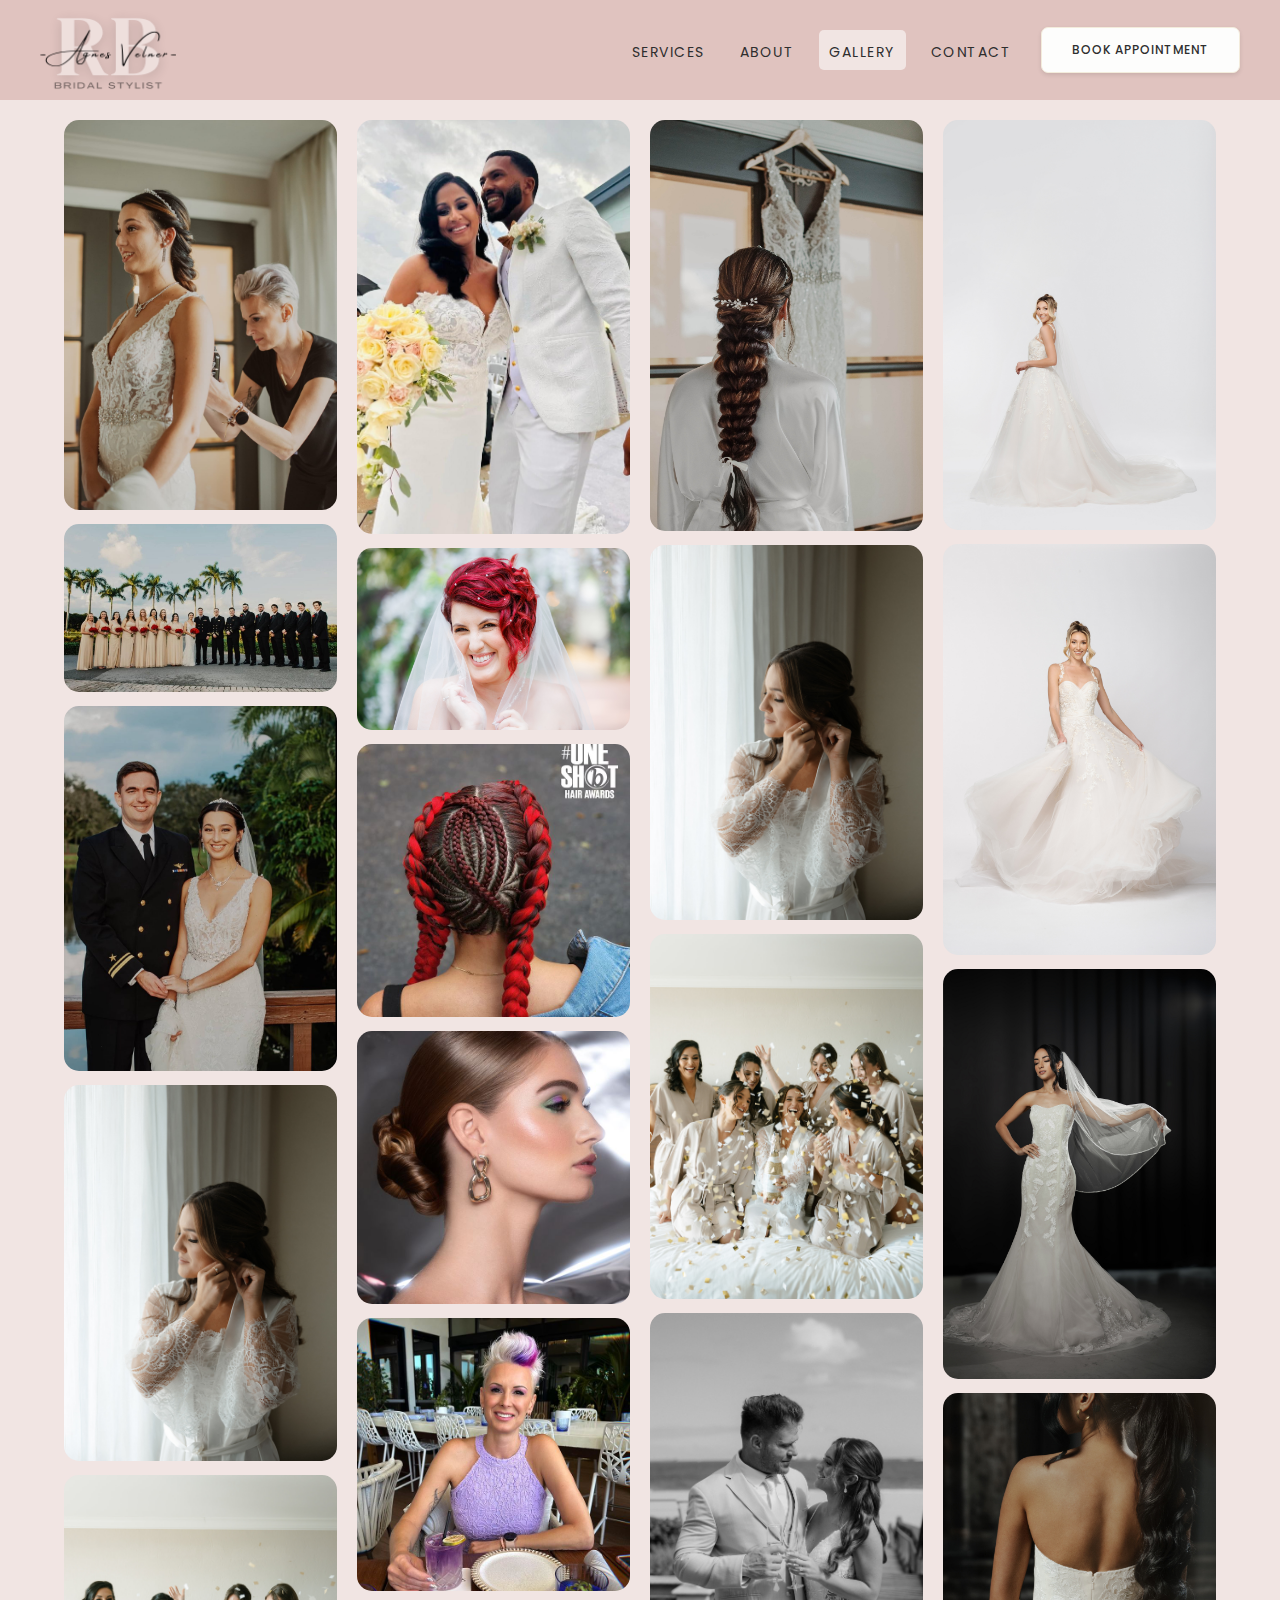
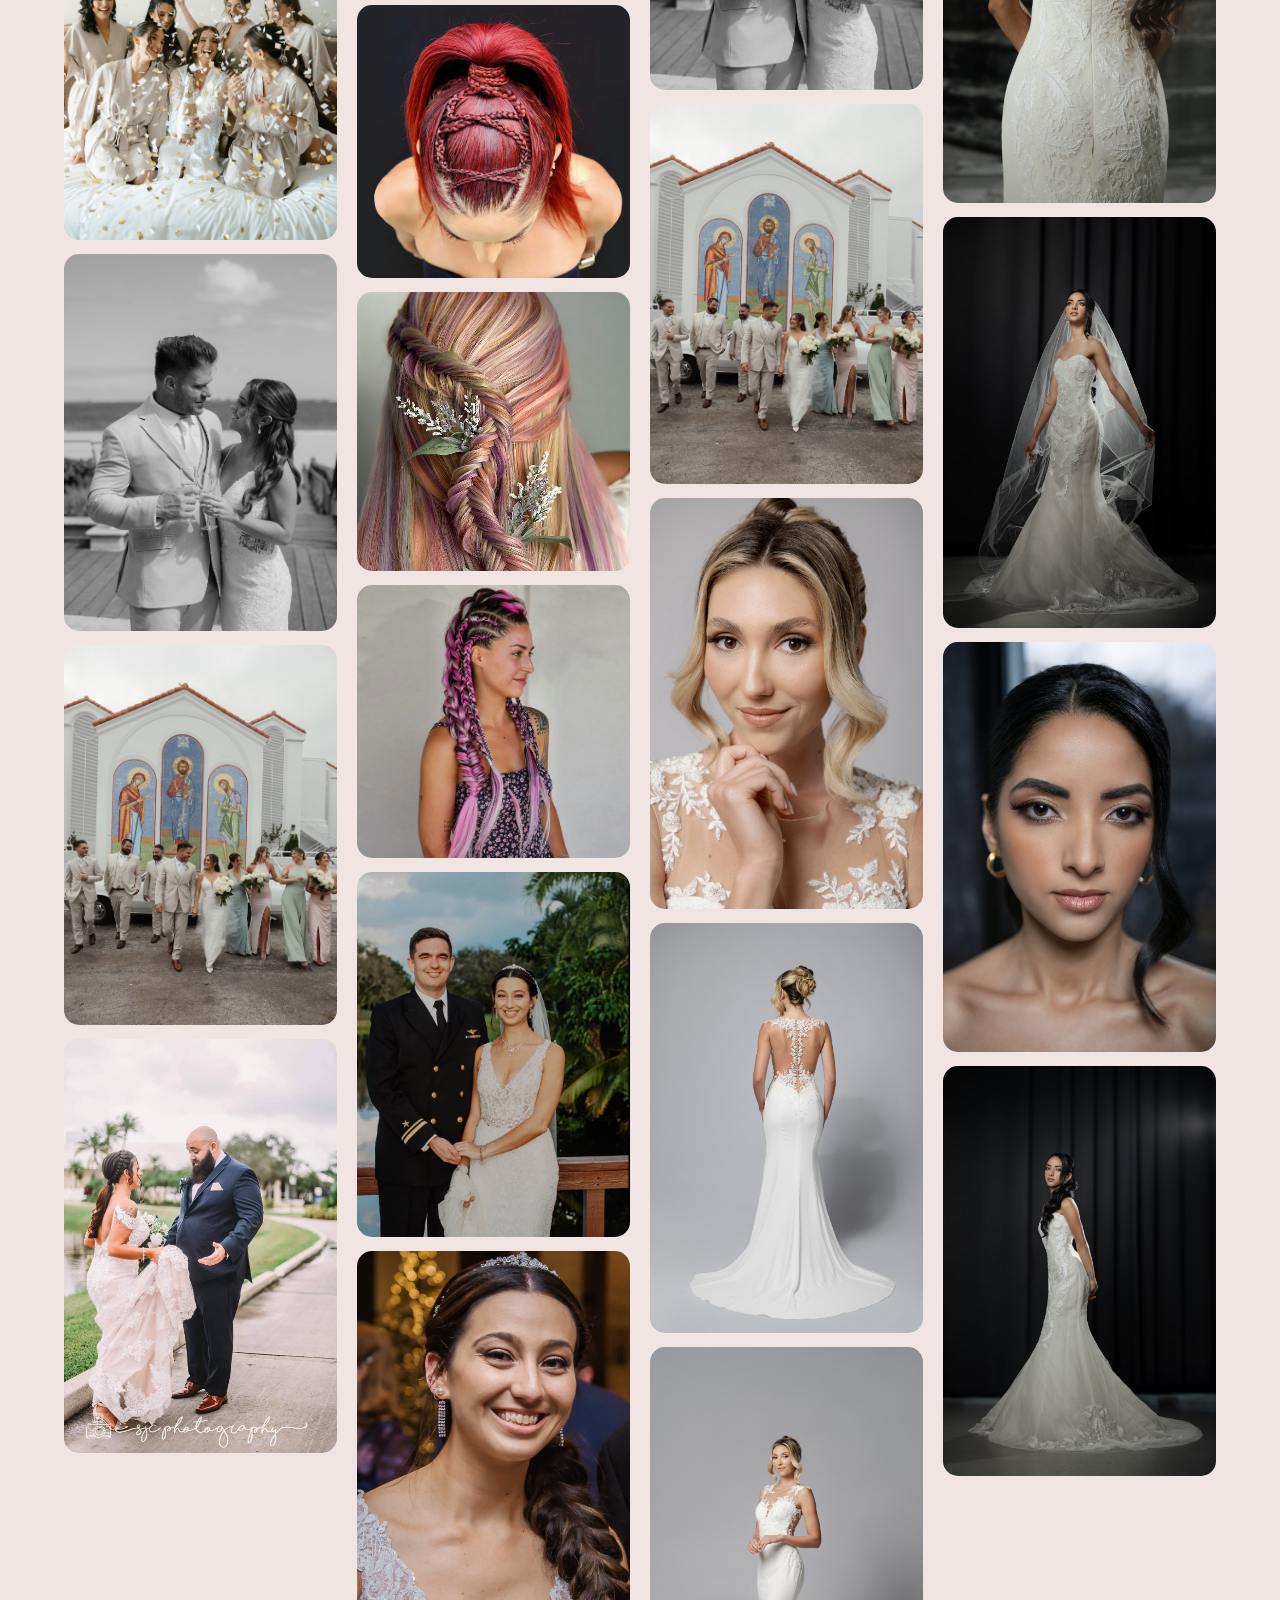
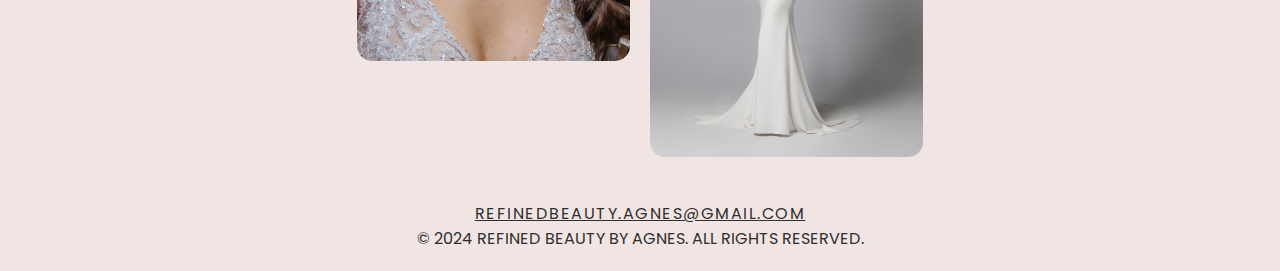
<file: portfolio.html>
<!DOCTYPE html>
<html lang="en">
<head>
    <meta charset="UTF-8">
    <meta name="viewport" content="width=device-width, initial-scale=1.0">
    <title>Gallery | Refined Beauty by Agnes</title>

    <link rel="preconnect" href="https://fonts.googleapis.com">
    <link rel="preconnect" href="https://fonts.gstatic.com" crossorigin>
    <link href="https://fonts.googleapis.com/css2?family=Playfair+Display:wght@400;700&family=Poppins&display=swap" rel="stylesheet">
    <link href="https://fonts.googleapis.com/css2?family=Allura&display=swap" rel="stylesheet">
    <link href="https://fonts.googleapis.com/css2?family=Raleway:wght@400..700&display=swap" rel="stylesheet">
    <link href="./css/agnes.css" rel="stylesheet">
    <link href="./css/portfolio.css" rel="stylesheet">
</head>
<body class="light-theme">
  <nav class="navbar">
    <div class="nav-container">
      <a href="./index.html" class="logo-link">
        <img src="./imgs/logo.png" />
        <div>Refined Beauty</div>
        <div>By Agnes</div>
      </a>
      <div class="nav-links">
        <div>
        <a href="index.html#services" class="nav-link">Services</a>
        <a href="index.html#about" class="nav-link">About</a>
        <a href="portfolio.html" class="nav-link activated">Gallery</a>
        <a href="index.html#contact" class="nav-link">Contact</a>
        </div>
        <a href="" class="cta-button">BOOK APPOINTMENT</a>
      </div>
      <div class="hamburger" onclick="toggleMenu()">
        <div class="bar bar1"></div>
        <div class="bar bar2"></div>
        <div class="bar bar3"></div>
      </div>
    </div>
  </nav>


  <section class="portfolio">
    <div>
      <div class="portfolio-container">
        <div class="box"><img src="imgs/34ae30e5-6ff1-4305-9cdd-52d83210186f.jpg" alt="Image 1" loading="lazy"></div>
        <div class="box"><img src="imgs/3977.jpg" alt="Image 2" loading="lazy"></div>
        <div class="box"><img src="imgs/3980.jpg" alt="Image 3" loading="lazy"></div>
        <div class="box"><img src="imgs/Y9A7277.jpg" alt="Image 4" loading="lazy"></div>
        <div class="box"><img src="imgs/Y9A7391.jpg" alt="Image 5" loading="lazy"></div>
        <div class="box"><img src="imgs/Y9A8011.jpg" alt="Image 6" loading="lazy"></div>
        <div class="box"><img src="imgs/Y9A8972.jpg" alt="Image 7" loading="lazy"></div>
        <div class="box"><img src="imgs/c38396e4-bc54-42f1-9fc6-6d77e21066f0.jpg" alt="Image 8" loading="lazy"></div>
        <div class="box"><img src="imgs/d7395991-479a-48d8-9afa-554e5e280775.jpg" alt="Image 9" loading="lazy"></div>
        <div class="box"><img src="imgs/erin_johnny.jpg" alt="Image 10" loading="lazy"></div>
        <div class="box"><img src="imgs/ig/428592828_753070750122359_6082379468269951058_n.jpg" alt="Image 11" loading="lazy"></div>
        <div class="box"><img src="imgs/ig/431705129_367950522803651_4163152518834549763_n.jpg" alt="Image 12" loading="lazy"></div>
        <div class="box"><img src="imgs/ig/440954307_842202344396848_8898451198082154466_n.jpg" alt="Image 13" loading="lazy"></div>
        <div class="box"><img src="imgs/ig/441116419_2728589607305411_165054704233249465_n.jpg" alt="Image 14" loading="lazy"></div>
        <div class="box"><img src="imgs/ig/443227832_1794669051042328_8147046862828313019_n.jpg" alt="Image 15" loading="lazy"></div>
        <div class="box"><img src="imgs/ig/443228051_981148913614321_2714851216660514015_n.jpg" alt="Image 16" loading="lazy"></div>
        <div class="box"><img src="imgs/vert/3980.jpg" alt="Image 17" loading="lazy"></div>
        <div class="box"><img src="imgs/vert/MelissaEric453.jpg" alt="Image 18" loading="lazy"></div>
        <div class="box"><img src="imgs/vert/MelissaEric95.jpg" alt="Image 19" loading="lazy"></div>
        <div class="box"><img src="imgs/vert/Y9A7277.jpg" alt="Image 20" loading="lazy"></div>
        <div class="box"><img src="imgs/vert/Y9A7391.jpg" alt="Image 21" loading="lazy"></div>
        <div class="box"><img src="imgs/vert/Y9A8011.jpg" alt="Image 22" loading="lazy"></div>
        <div class="box"><img src="imgs/vert/Y9A8972.jpg" alt="Image 23" loading="lazy"></div>
        <div class="box"><img src="imgs/vert/gigi01.jpg" alt="Image 24" loading="lazy"></div>
        <div class="box"><img src="imgs/vert/gigi02.jpg" alt="Image 25" loading="lazy"></div>
        <div class="box"><img src="imgs/vert/gigi03.jpg" alt="Image 26" loading="lazy"></div>
        <div class="box"><img src="imgs/vert/gigi04.jpg" alt="Image 27" loading="lazy"></div>
        <div class="box"><img src="imgs/vert/gigi05.jpg" alt="Image 28" loading="lazy"></div>
        <div class="box"><img src="imgs/vert/gigi06.jpg" alt="Image 29" loading="lazy"></div>
        <div class="box"><img src="imgs/vert/gigi07.jpg" alt="Image 30" loading="lazy"></div>
        <div class="box"><img src="imgs/vert/gigi08.jpg" alt="Image 31" loading="lazy"></div>
        <div class="box"><img src="imgs/vert/gigi09.jpg" alt="Image 32" loading="lazy"></div>
        <div class="box"><img src="imgs/vert/gigi10.jpg" alt="Image 33" loading="lazy"></div>    
      </div>
    </div>
  </section>

  <footer>
    <p>
      <a href="mailto:refinedbeauty.agnes@gmail.com">refinedbeauty.agnes@gmail.com</a>
    </p>
    <p>&copy; 2024 Refined Beauty by Agnes. All rights reserved.</p>
  </footer>
  <script src="./js/agnes.js"></script>
</body>
</html>
</file>
<file: css/portfolio.css>
*:before,
*:after,
* {
  margin: 0;
  padding: 0;
  box-sizing: border-box;
}

.portfolio-container {
  width: 100%;
  margin: 20px auto;
  columns: 4;
  column-gap: 20px;
}

.portfolio-container .box {
  width: 100%;
  margin-bottom: 10px;
  break-inside: avoid;
}

.portfolio-container .box img {
  max-width: 100%;
  border-radius: 15px;
}

@media (max-width: 1200px) {
  .portfolio-container {
    width: calc(100% - 40px);
    columns: 3;
  }
}

@media (max-width: 768px) {
  .portfolio-container {
    columns: 2;
  }
}

@media (max-width: 480px) {
  .portfolio-container {
    columns: 1;
  }
}
</file>
<file: css/agnes.css>
:root {
  --text-color: #2e2e2e; /* charcoal */
  --cream: #f3ecdc;
  --brown: #ccbebb;
  --pink: #e0c3bf;
  --pale-brown: #f1e5e3;
}

/* Reset some basic elements */
body, html {
  margin: 0;
  padding: 0;
  overscroll-behavior: none;
}
body {
  background-color: var(--cream);
  color: var(--text-color);
}
body.no-scroll {
  overflow: hidden;
}
* { box-sizing: border-box; }

/* Navbar styling */
.navbar {
  background-color: var(--pink);
  width: 100%;
  height: 100px;
  z-index: 1000;
  display: flex;
  justify-content: center;
}

.nav-container {
  display: flex;
  justify-content: space-between;
  align-items: center;
  width: 100%;
  max-width: 60rem;
  padding: 0 10px;
}

.logo-link {
  font-family: 'Playfair Display', serif;
  text-decoration: none;
  color: var(--cream);
  font-size: 28px;
  display: flex;
  align-items: center;
  font-variant: small-caps;
  transition: color 0.3s ease;
}

.logo-link div:nth-child(2) {
  font-family: "Poppins", sans-serif;
  font-weight: 400;
  font-style: normal;
  color: var(--cream);
  font-size: 18px;
  font-variant: all-small-caps;
  margin: 8px 0 0 7px;
  transition: color 0.3s ease;
}

.logo-link div {
  display: none;
}

.logo-link img {
  width: auto;
  height: 80px;
  margin: 15px 0;
  /*
  filter: brightness(0%) drop-shadow(0 0 0 #000) invert(1);
  transition: filter 0.5s ease;
  filter: brightness(100%) drop-shadow(2px 2px 8px rgba(46, 46, 46, 0.5));
  */
}

.nav-links {
  display: flex;
  box-sizing: border-box;
}

.nav-links > div {
  display: flex;
  align-items: center;
  justify-content: flex-end;
  width: 100%;
}

.nav-link {
  color: var(--text-color);
  text-decoration: none;
  margin-left: 15px;
  position: relative;
  font-size: 20px;
  font-family: "Poppins", sans-serif;
  font-weight: 400;
  font-style: normal;
  font-variant: all-small-caps;
  letter-spacing: 1.5px;
  padding: 5px 10px;
  border-radius: 5px;
}

.hamburger {
  display: none;
  z-index: 99;
}

.hamburger .bar {
  background-color: var(--text-color);
}

.cta-button {
  font-size: 12px;
  color: var(--text-color);
  letter-spacing: 1px;
  font-weight: 500;
  padding: 15px 30px;
  line-height: 1.2;
  text-align: center;
  text-decoration: none;

  font-family: "Poppins", sans-serif;
  font-style: normal;
  background-color: #fdfdfc;
  border-radius: 7px;

  box-shadow: 0 2px 4px rgba(0, 0, 0, 0.1);
  border: 1px solid var(--cream);
  white-space: nowrap;
}

.cta-button:hover {
  background-color: var(--pink);
}

.hero {
  background-color: #000;
  background-image: url('../imgs/_Y9A7391_websize.jpg');
  background-size: cover;
  background-position: center;
  height: calc(100vh - 68.5px); /* Full height of the viewport */
  display: flex;
  align-items: flex-end;
  justify-content: center;
  color: #fdfdfc;
  text-align: center;

  position: relative;
  width: 100%;
  padding-bottom: 4%;
  box-sizing: border-box;
}

.hero-content {
  max-width: 90%;
}

.hero-content > div {
  display: flex;
  align-items: center;
  display: none;
}

.hero h1 {
  font-family: 'Playfair Display', serif;
  font-weight: 400;
  font-style: normal;
  font-variant: small-caps;
  font-size: 8.25vw; /* Responsive font size based on viewport width */
  text-shadow: 2px 2px 8px rgba(46, 46, 46, 0.5);
  white-space: nowrap;
  padding: 0 10px; /* Padding to ensure text doesn't touch the edges */
  margin: 0;
}

.hero h2 {
  font-family: "Poppins", sans-serif;
  font-weight: 400;
  font-style: normal;
  font-size: 5vw;
  font-variant: all-small-caps;
  margin: 2vw 0 0 1vw;
  text-shadow: 2px 2px 8px rgba(46, 46, 46, 0.5);
}

.hero-content p {
  font-family: "Allura", cursive;
  font-weight: 400;
  font-style: normal;
  font-size: 14vw;
  line-height: 13.25vw;
  text-shadow: 4px 4px 8px rgba(46, 46, 46, 0.5); /* Text shadow for better readability */
  white-space: nowrap; /* Prevents the text from wrapping */
  padding: 0 20px; /* Padding to ensure text doesn't touch the edges */
  margin: 0 0 20px;
}
section {
  min-height: 100vh;
  display: flex;
  flex-direction: column;
  align-items: center;
  background-color: var(--cream);
}
section > div {
  width: 100%;
  max-width: 60rem;
  padding: 0 5%;
}
section.portfolio > div {
  max-width: 100%;
}
section.portfolio {
  background-color: var(--pale-brown);
}
section.info {
  background-color: var(--pale-brown);
  font-family: "Raleway", sans-serif;
  font-optical-sizing: auto;
  font-weight: 400;
  font-style: normal;
}
section.info > div {
  display: flex;
  flex-direction: column;
  align-items: center;
} 
section.info > div > img {
  width: 80%;
  height: auto;
  margin: 5% 0 15%;
}

section.about {
  background-color: var(--pink);
  justify-content: center;
}
section.about > div {
  display: flex;
  flex-direction: row;
  justify-content: center;
  align-items: center;
  height: 100%;
  max-width: none;
}
section.about p {
  font-size: 1em;
}
section.about img {
  width: 55%;
  height: auto;
}
section.about > div > div {
  padding: 0 5%;
}

section.brown {
  background-color: var(--brown);
  justify-content: center;
}
section.brown > div {
  display: flex;
  flex-direction: column;
  justify-content: center;
  align-items: center;
  height: 100%;
}
section.pink {
  background-color: var(--pink);
  justify-content: center;
}
section.pink > div {
  display: flex;
  flex-direction: column;
  justify-content: center;
  align-items: center;
  height: 100%;
}

section.brown > div > img,
section.pink > div > img {
  width: 100%;
  height: auto;
  filter: drop-shadow(2px 2px 8px rgba(46, 46, 46, 0.5));
}

section.contact-us {
  justify-content: center;
}
section.contact-us h2 {
  text-align: center;
}
section.contact-us > div > h2 > a {
  text-decoration: none;
  color: var(--text-color);
}
section.contact-us > div {
  display: flex;
  flex-direction: column;
  align-items: center;
}
section.contact-us > div > a {
  font-size: 1.5em;
  line-height: 1.6;
  margin-bottom: 20px;
  color: var(--text-color);
  font-family: "Raleway", sans-serif;
  font-optical-sizing: auto;
  font-weight: 700;
  font-style: normal;
  text-decoration: none;
  text-align: center;
  display: block;
  width: 100%;
}
section.contact-us > div > a:hover {
  color: var(--pink);
}

section.contact-us > div > div {
  display: flex;
}
section.contact-us > div > div > a {
  width: 20%;
  box-sizing: border-box;
}
section.contact-us > div > div > a:not(:last-child) {
  margin-right: 4px;
}
section.contact-us img {
  max-width: 100%;
  height: auto;
}

section h2 {
  font-family: 'Playfair Display', serif;
  font-weight: 400;
  font-style: normal;
}
section p {
  font-size: 1.1em;
  line-height: 1.6;
  margin-bottom: 20px;
  color: var(--text-color);
  font-family: "Raleway", sans-serif;
  font-optical-sizing: auto;
  font-weight: 400;
  font-style: normal;
}
section.info p > b {
  font-weight: 700;
}

section.testimonials {
  justify-content: center;
}

section.testimonials > div > div {
  position: relative;
  margin: 20px;
}
section.testimonials > div > div:nth-child(1) {
  margin-bottom: 85vh;
}
section.testimonials > div > div:nth-child(1) > img {
  position: absolute;
  top: 0;
  left: 0;
  width: 100%;
  max-width: 50%;
}
section.testimonials > div > div:nth-child(2) {
  padding-bottom: 25vh;
  margin-bottom: 50vh;
}

section.testimonials > div > div:nth-child(2) > img {
  position: absolute;
  top: 0;
  right: 0;
  width: 100%;
  max-width: 50%;
}

section.testimonials > div > div:nth-child(1) blockquote {
  z-index: 2;
  position: absolute;
  top: 0;
  padding: 20px;
  width: 60%;
  left: 40%;
  border-radius: 7px;
  background-color: rgba(253, 253, 252, 0.75);
}
section.testimonials > div > div:nth-child(2) blockquote {
  z-index: 2;
  position: absolute;
  top: 0;
  padding: 20px;
  width: 60%;
  right: 40%;
  border-radius: 7px;
  background-color: rgba(253, 253, 252, 0.75);
}

section.testimonials cite {
  font-family: 'Playfair Display', serif;
  font-weight: 400;
  font-style: italic;
  font-size: 28px;
}
.testimonial {
  font-family: 'Rounded Font', sans-serif;
  font-size: 18px;
  color: #fff;
  color: var(--text-color);
  
  background: linear-gradient(to bottom, var(--cream), var(--pale-brown));

  text-shadow: 0 1px 1px rgba(0, 0, 0, 0.2);
  padding: 20px;
  border-radius: 20px;
  box-shadow: 0 2px 4px rgba(0, 0, 0, 0.3);
}
section.slider {
  justify-content: center;
}
section.slider > div {
  position: relative;
  width: 80%;
  max-width: 50rem;
  overflow: hidden;
  display: flex;
  align-items: center;
  padding: 0;
}
.slides-container {
  display: flex;
  overflow: hidden;
  width: 100%;
}
.slides {
  display: flex;
  transition: transform 0.5s ease-in-out;
}
.slides img {
  max-width: 50%;
  height: auto;
}
.arrow {
  position: absolute;
  top: 50%;
  transform: translateY(-50%);
  background-color: rgba(0, 0, 0, 0.5);
  color: white;
  border: none;
  padding: 10px;
  cursor: pointer;
  z-index: 10;
  transition: opacity 0.5s;
}
.arrow.left {
  left: 0;
}
.arrow.right {
  right: 0;
}
.arrow.disabled {
  opacity: 0;
  pointer-events: none;
}
@media (max-width: 50rem) {
  .section.slider > div {
    width: 100%;
  }
}




#map {
  height: 50vh;
}






.ig-container {
  display: flex;
  flex-wrap: wrap;
  justify-content: center;
  padding: 10px;
  gap: 10px;
}
a.ig-item {
  height: auto;
  aspect-ratio: 1;
  display: flex;
  justify-content: center;
  align-items: center;
}
a.ig-item img {
  border-radius: 5px;
}
/* Mobile first: 5 squares in a row */
@media (max-width: 599px) {
  a.ig-item {
    flex: 1 0 18%;
  }
}
/* Medium screens: 3x3 grid, show the 6th item */
@media (min-width: 600px) and (max-width: 899px) {
  a.ig-item {
    flex: 1 0 30%;
  }
  .hidden {
    display: flex;
  }
}
/* Larger screens: 2x2x2 grid */
@media (min-width: 900px) and (max-width: 1199px) {
  a.ig-item {
    flex: 1 0 45%;
  }
  .hidden {
    display: flex;
  }
}
/* Extra large screens: show 4 items, hide 2 */
@media (min-width: 1200px) {
  a.ig-item {
    flex: 1 0 22%;
  }
  .hidden {
    display: none;
  }
}










footer {
  background-color: var(--pale-brown);
  padding: 20px;
}

footer a,
footer p {
  color: var(--text-color);
  text-align: center;
  font-family: "Poppins", sans-serif;
  text-transform: uppercase;
}

footer a {
  letter-spacing: 1.5px;
}

footer a:hover {
  color: var(--brown);
}



.gallery {
  display: flex;
  flex-direction: column;
  align-items: center;
  padding: 20px;
}

.gallery-item {
  display: flex;
  flex-direction: row;
  align-items: center;
  padding: 20px;
}

.gallery-item img {
  max-width: 50%;
  height: auto;
  border-radius: 8px;
}

.caption {
  padding: 20px;
  font-size: 1.2em;
  color: var(--text-color);
  font-family: 'Playfair Display', serif;
  font-weight: 400;
  font-style: normal;
}

.reverse {
  flex-direction: row-reverse;
}

@media (max-width: 768px) {
  .gallery-item {
      flex-direction: column;
  }
  .gallery-item img {
    max-width: 100%;
  }
  .reverse {
      flex-direction: column;
  }
  .caption {
      padding: 10px 0;
      text-align: center;
  }
}


@media (max-width: 60rem) {
  .nav-links {
    position: fixed;
    top: 0;
    right: 0;
    height: 100vh;
    background-color: var(--pale-brown);
    width: 100vw;
    flex-direction: column;
    align-items: center;
    justify-content: space-around;
    box-shadow: -2px 0 5px rgba(0, 0, 0, 0.1);
    padding: 0 48px;
    opacity: 0;
    visibility: hidden;
  }

  .nav-links > div {
    display: flex;
    flex-direction: column;
    align-items: center;
    justify-content: center;
    width: 100%;
  }
  .nav-links.open {
    opacity: 1;
    visibility: visible;
    position: absolute;
    top: 0;
    top: 0;
    height: 100%;
    z-index: 9;
  }
  .nav-link {
    margin: 20px 0;
    font-size: 24px;
    width: 100%;
    text-align: center;
  }
  .hamburger {
    display: flex;
    flex-direction: column;
    cursor: pointer;
    width: 30px;
    height: 24px;
    justify-content: space-between;
  }
  .bar {
    height: 3px;
    width: 100%;
    background-color: var(--text-color);
    border-radius: 2px;
    transition: all 0.3s ease;
  }
  .hamburger.open .bar1 {
    transform: rotate(-45deg) translate(-10px, 9px);
  }
  .hamburger.open .bar2 {
    opacity: 0;
  }
  .hamburger.open .bar3 {
    transform: rotate(45deg) translate(-5px, -6px);
  }
  .hero {
    padding-bottom: 12%;
  }
  section.slider {
    min-height: 100%;
  }
  section.slider > div {
    width: 100%;
  }
  section.about > div {
    flex-direction: column;
    margin: 24px 0;
  }
  section.about img {
    width: 100%;
  }
  section.pink,
  section.brown {
    min-height: 50vh;
  }
}
@media (min-width: 40rem) {
  .hero-content p {
    font-size: 7.5vw;
    line-height: normal;
  }
  .hero-content p > span {
    display: none;
  }
}
@media (min-width: 60rem) {
  .nav-links > div {
    margin-right: 20px;
  }
  .nav-link:hover,
  .nav-link:focus,
  .nav-link.activated {
    background-color: var(--pale-brown);
    color: var(--text-color);
  }
}

@media (min-width: 75rem) {
  .nav-container {
    max-width: 75rem;
    padding: 0;
  }
}
</file>
